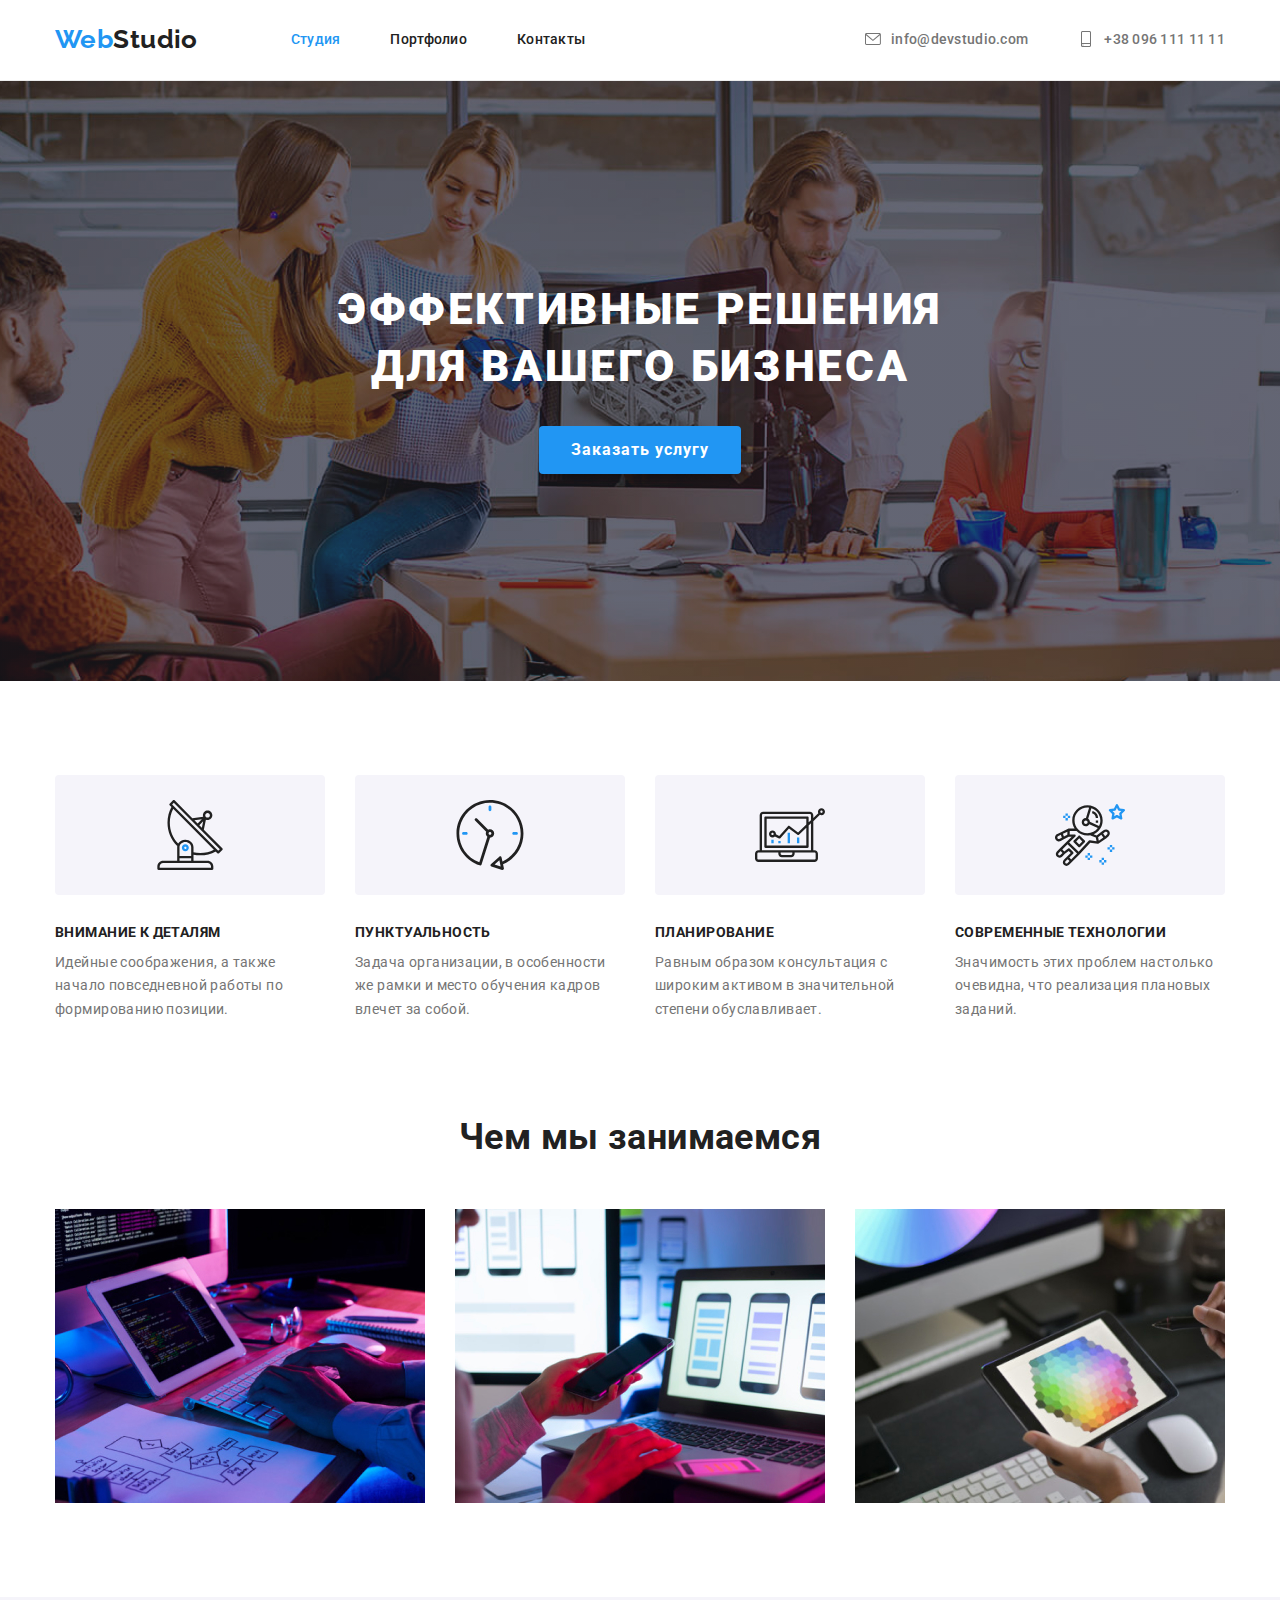
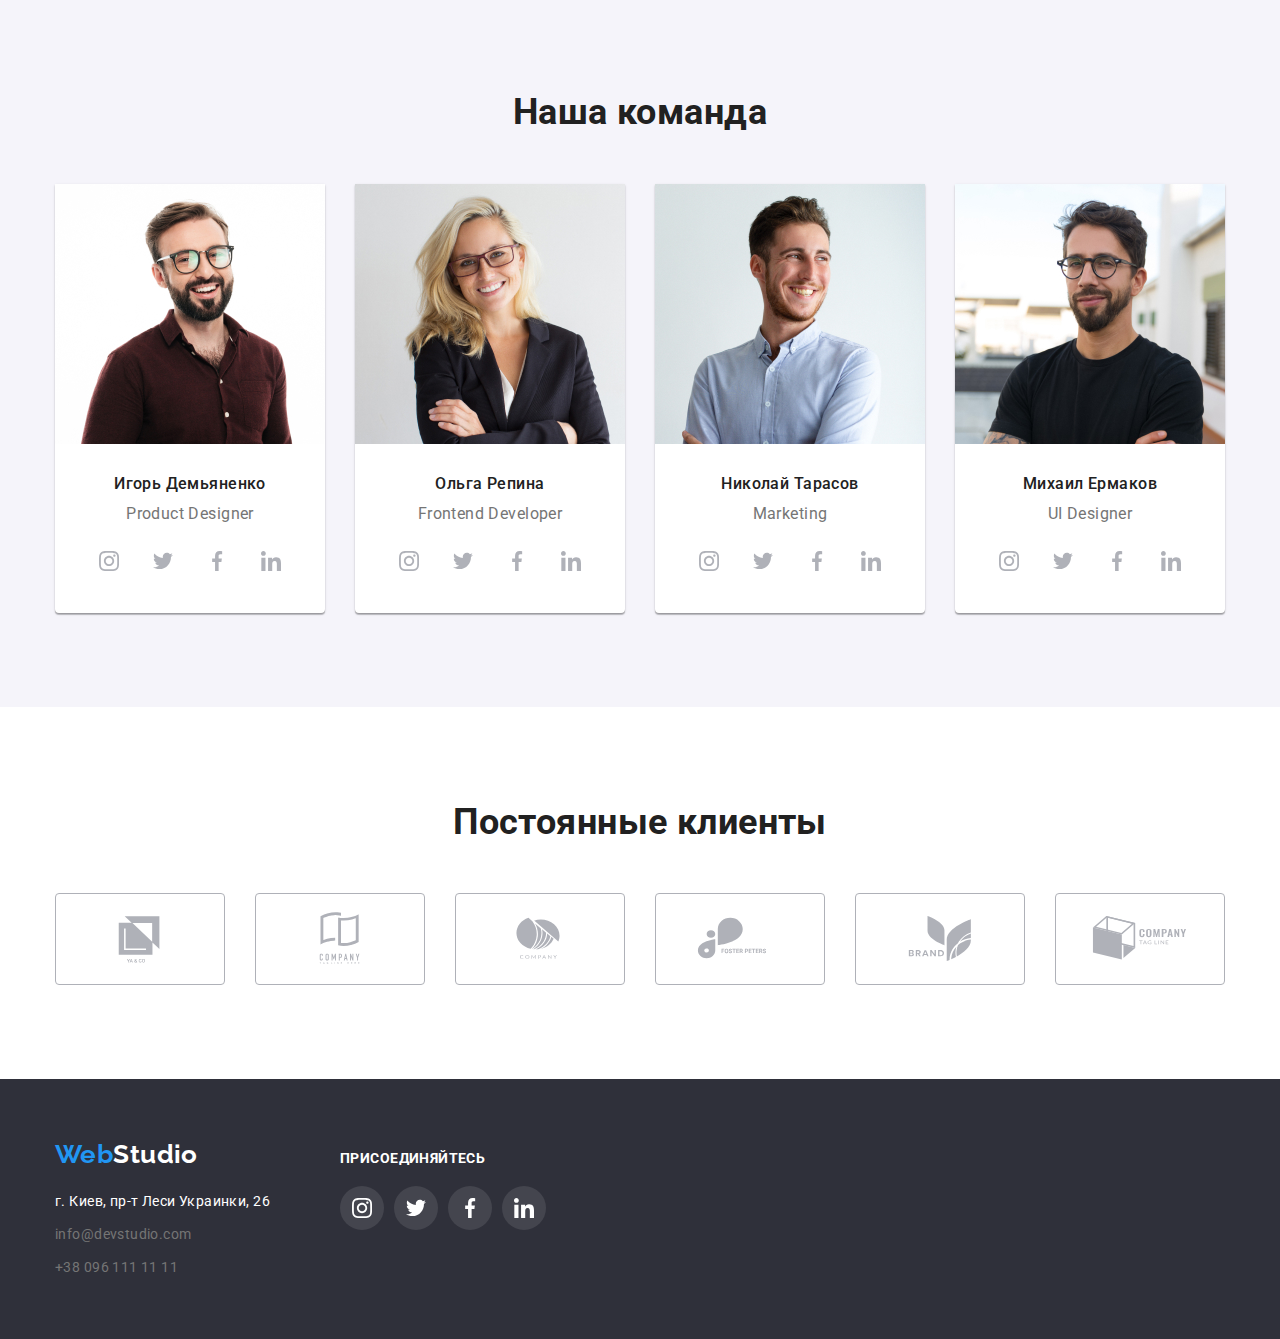
<file: index.html>
<!DOCTYPE html>
<html lang="ru">
<head>
    <meta charset="UTF-8">
    <meta http-equiv="X-UA-Compatible" content="IE=edge">
    <meta name="viewport" content="width=device-width, initial-scale=1.0">
    <link rel="stylesheet" href="https://cdnjs.cloudflare.com/ajax/libs/modern-normalize/1.0.0/modern-normalize.min.css" />
    <link href="https://fonts.googleapis.com/css2?family=Raleway:wght@700&family=Roboto:wght@400;500;700;900&display=swap" rel="stylesheet">
    <title> WebStudio - Main </title>
    <link rel="stylesheet" href="./css/styles.css" />
</head>
     <body>
<!--Header-->
        <header class="section-header">
            <div class="container header">
                <nav class="navigation">
                    <a class="main-logo" href="./index.html" lang="en">
                    <span class="main-logo-first">Web</span>Studio
                    </a>
                    <ul class="web-pages">
                        <li class="item"><a class="link active" href="./index.html"> Студия </a></li>
                        <li class="item"><a class="link" href="./portfolio.html"> Портфолио </a></li>
                        <li class="item"><a class="link" href=""> Контакты </a></li>
                    </ul>
                </nav>
                <ul class="contacts">
                    <li class="item email">
                        <a class="contact" href="mailto:info@devstudio.com">
                            <div class="contact-icons">
                                <svg class="contact-icon">
                                    <use href="./images/sprite.svg#envelope"></use>
                                </svg>
                            </div>
                            info@devstudio.com
                        </a>
                    </li>
                    <li class="item phone">
                        <a class="contact" href="tel:+380961111111">
                            <div class="contact-icons">
                                <svg class="contact-icon">
                                    <use href="./images/sprite.svg#phone"></use>
                                </svg>
                            </div>
                            +38 096 111 11 11
                        </a>
                    </li>
                </ul>
            </div>
        </header>
        <main>
<!--Герой-->
            <section class="section-hero">
                <div class="container hero">
                    <h1 class="hero-title"> Эффективные решения для вашего бизнеса </h1>
                    <button class="hero-button" type="button"> Заказать услугу </button>
                </div>
            </section>
<!--Преймущества-->
                <section class="section-advantages">
                    <div class="container advantages">
                        <h2 class="visually-hidden"> Наши преймущества </h2>
                        <ul class="adv-features">
                            <li class="item attention">
                                <div class="feature">
                                    <svg class="feature-icon">
                                        <use href="./images/sprite.svg#antenna"></use>
                                    </svg>
                                </div>
                                <h3 class="features"> Внимание к деталям </h3>
                                <p class="features-explain">
                                    Идейные соображения, а также начало повседневной работы по формированию позиции.
                                </p>
                            </li>
                            <li class="item punctuality">
                                <div class="feature">
                                    <svg class="feature-icon">
                                        <use href="./images/sprite.svg#clock"></use>
                                    </svg>
                                </div>
                                <h3 class="features"> Пунктуальность </h3>
                                <p class="features-explain">
                                    Задача организации, в особенности же рамки и место обучения кадров влечет за собой.
                                </p>
                            </li>
                            <li class="item planning">
                                <div class="feature">
                                    <svg class="feature-icon">
                                        <use href="./images/sprite.svg#diagram"></use>
                                    </svg>
                                </div>
                                <h3 class="features"> Планирование </h3>
                                <p class="features-explain">
                                    Равным образом консультация с широким активом в значительной степени обуславливает.
                                </p>
                            </li>
                            <li class="item technologies">
                                <div class="feature">
                                    <svg class="feature-icon">
                                        <use href="./images/sprite.svg#astronaut"></use>
                                    </svg>
                                </div>
                                <h3 class="features"> Современные технологии </h3>
                                <p class="features-explain">
                                    Значимость этих проблем настолько очевидна, что реализация плановых заданий.
                                </p>
                            </li>
                        </ul>
                    </div>
                </section>
<!--Занятия-->
                <section class="section-activities">
                    <div class="container activities">
                        <h2 class="what-do"> Чем мы занимаемся </h2>
                        <ul class="act-examples">
                            <li class="act-example">
                                <img class="act-img" src="./images/img1.jpg" alt="Создаем" width="370">
                            </li>
                            <li class="act-example">
                                <img class="act-img" src="./images/img2.jpg" alt="Адаптируем" width="370">
                            </li>
                            <li class="act-example">
                                <img class="act-img" src="./images/img3.jpg" alt="Оформляем" width="370">
                            </li>
                        </ul>
                    </div>
                </section>
<!--Команда-->
                <section class="section-team">
                    <div class="container team">
                        <h2 class="team-title"> Наша команда </h2>
                        <ul class="team-members">
                            <li class="team-member igor">
                                <img src="./images/team1.jpg" alt="Игорь" width="270">
                                <div class="item">
                                    <h3 class="team-name"> Игорь Демьяненко </h3>
                                    <p class="team-position"> Product Designer </p>
                                    <ul class="social-icons">
                                        <li class="social-icon">
                                            <a href="" class="social-link">
                                                <svg class="icon-team" width="20px" height="20px">
                                                    <use href="./images/sprite.svg#instagram-team"></use>
                                                </svg>
                                            </a>
                                        </li>
                                        <li class="social-icon">
                                            <a href="" class="social-link">
                                                <svg class="icon-team" width="20px" height="20px">
                                                    <use href="./images/sprite.svg#twitter-team"></use>
                                                </svg>
                                            </a>
                                        </li>
                                        <li class="social-icon">
                                            <a href="" class="social-link">
                                                <svg class="icon-team" width="20px" height="20px">
                                                    <use href="./images/sprite.svg#facebook-team"></use>
                                                </svg>
                                            </a>
                                        </li>
                                        <li class="social-icon">
                                            <a href="" class="social-link">
                                                <svg class="icon-team" width="20px" height="20px">
                                                    <use href="./images/sprite.svg#linkedin-team"></use>
                                                </svg>
                                            </a>
                                        </li>
                                    </ul>
                                </div>
                            </li>
                            <li class="team-member olha">
                                <img src="./images/team2.jpg" alt="Ольга" width="270">
                                <div class="item">
                                    <h3 class="team-name"> Ольга Репина </h3>
                                    <p class="team-position"> Frontend Developer </p>
                                    <ul class="social-icons">
                                        <li class="social-icon">
                                            <a href="" class="social-link">
                                                <svg class="icon-team" width="20px" height="20px">
                                                    <use href="./images/sprite.svg#instagram-team"></use>
                                                </svg>
                                            </a>
                                        </li>
                                        <li class="social-icon">
                                            <a href="" class="social-link">
                                                <svg class="icon-team" width="20px" height="20px">
                                                    <use href="./images/sprite.svg#twitter-team"></use>
                                                </svg>
                                            </a>
                                        </li>
                                        <li class="social-icon">
                                            <a href="" class="social-link">
                                                <svg class="icon-team" width="20px" height="20px">
                                                    <use href="./images/sprite.svg#facebook-team"></use>
                                                </svg>
                                            </a>
                                        </li>
                                        <li class="social-icon">
                                            <a href="" class="social-link">
                                                <svg class="icon-team" width="20px" height="20px">
                                                    <use href="./images/sprite.svg#linkedin-team"></use>
                                                </svg>
                                            </a>
                                        </li>
                                    </ul>
                                </div>
                            </li>
                            <li class="team-member niko">
                                <img src="./images/team3.jpg" alt="Николай" width="270">
                                <div class="item">
                                    <h3 class="team-name"> Николай Тарасов </h3>
                                    <p class="team-position"> Marketing </p>
                                    <ul class="social-icons">
                                        <li class="social-icon">
                                            <a href="" class="social-link">
                                                <svg class="icon-team" width="20px" height="20px">
                                                    <use href="./images/sprite.svg#instagram-team"></use>
                                                </svg>
                                            </a>
                                        </li>
                                        <li class="social-icon">
                                            <a href="" class="social-link">
                                                <svg class="icon-team" width="20px" height="20px">
                                                    <use href="./images/sprite.svg#twitter-team"></use>
                                                </svg>
                                            </a>
                                        </li>
                                        <li class="social-icon">
                                            <a href="" class="social-link">
                                                <svg class="icon-team" width="20px" height="20px">
                                                    <use href="./images/sprite.svg#facebook-team"></use>
                                                </svg>
                                            </a>
                                        </li>
                                        <li class="social-icon">
                                            <a href="" class="social-link">
                                                <svg class="icon-team" width="20px" height="20px">
                                                    <use href="./images/sprite.svg#linkedin-team"></use>
                                                </svg>
                                            </a>
                                        </li>
                                    </ul>
                                </div>
                            </li>
                            <li class="team-member mike">
                                <img src="./images/team4.jpg" alt="Михаил" width="270">
                                <div class="item">
                                    <h3 class="team-name"> Михаил Ермаков </h3>
                                    <p class="team-position"> UI Designer </p>
                                    <ul class="social-icons">
                                        <li class="social-icon">
                                            <a href="" class="social-link">
                                                <svg class="icon-team" width="20px" height="20px">
                                                    <use href="./images/sprite.svg#instagram-team"></use>
                                                </svg>
                                            </a>
                                        </li>
                                        <li class="social-icon">
                                            <a href="" class="social-link">
                                                <svg class="icon-team" width="20px" height="20px">
                                                    <use href="./images/sprite.svg#twitter-team"></use>
                                                </svg>
                                            </a>
                                        </li>
                                        <li class="social-icon">
                                            <a href="" class="social-link">
                                                <svg class="icon-team" width="20px" height="20px">
                                                    <use href="./images/sprite.svg#facebook-team"></use>
                                                </svg>
                                            </a>
                                        </li>
                                        <li class="social-icon">
                                            <a href="" class="social-link">
                                                <svg class="icon-team" width="20px" height="20px">
                                                    <use href="./images/sprite.svg#linkedin-team"></use>
                                                </svg>
                                            </a>
                                        </li>
                                    </ul>
                                </div>
                            </li>
                        </ul>
                    </div>
                </section>
<!--Partners-->
                <section class="section-partners">
                    <div class="container partners">
                        <h2 class="company-title"> Постоянные клиенты </h2>
                        <ul class="list-companies">
                            <li class="company">
                                <svg class="company-icon">
                                    <use href="./images/sprite.svg#logo-1"></use>
                                </svg>
                            </li>
                            <li class="company">
                                <svg class="company-icon">
                                    <use href="./images/sprite.svg#logo-2"></use>
                                </svg>
                            </li>
                            <li class="company">
                                <svg class="company-icon">
                                    <use href="./images/sprite.svg#logo-3"></use>
                                </svg>
                            </li>
                            <li class="company">
                                <svg class="company-icon">
                                    <use href="./images/sprite.svg#logo-4"></use>
                                </svg>
                            </li>
                            <li class="company">
                                <svg class="company-icon">
                                    <use href="./images/sprite.svg#logo-5"></use>
                                </svg>
                            </li>
                            <li class="company">
                                <svg class="company-icon">
                                    <use href="./images/sprite.svg#logo-6"></use>
                                </svg>
                            </li>
                        </ul>
                    </div>
                </section>
            </main>
<!--Footer-->
            <footer class="section-footer">
                <div class="container footer">
                    <div class="address-footer">
                        <a class="logo" href="./index.html" lang="en">
                            <span class="logo-first">Web</span>Studio
                        </a>
                        <address class="addresses">
                            <ul class="addresses-list">
                                <li class="item">
                                    <a class="phy-address" href="https://goo.gl/maps/mMr4c1XwCbGi9ZgB7"> г. Киев, пр-т Леси Украинки, 26
                                    </a>
                                </li>
                                <li class="item">
                                    <a class="address" href="mailto:info@devstudio.com"> info@devstudio.com </a>
                                </li>
                                <li class="item">
                                    <a class="address" href="tel:+380961111111"> +38 096 111 11 11 </a>
                                </li>
                            </ul>
                        </address>
                    </div>
                    <div class="join">
                        <h2 class="title-join">
                            Присоединяйтесь
                        </h2>
                        <ul class="footer-icons">
                            <li class="footer-icon">
                                <a href="" class="footer-link">
                                    <svg class="icon" width="20px" height="20px">
                                        <use href="./images/sprite.svg#instagram-foot"></use>
                                    </svg>
                                </a>
                            </li>
                            <li class="footer-icon">
                                <a href="" class="footer-link">
                                    <svg class="icon" width="20px" height="20px">
                                        <use href="./images/sprite.svg#twitter-foot"></use>
                                    </svg>
                                </a>
                            </li>
                            <li class="footer-icon">
                                <a href="" class="footer-link">
                                    <svg class="icon" width="20px" height="20px">
                                        <use href="./images/sprite.svg#facebook-foot"></use>
                                    </svg>
                                </a>
                            </li>
                            <li class="footer-icon">
                                <a href="" class="footer-link">
                                    <svg class="icon" width="20px" height="20px">
                                        <use href="./images/sprite.svg#linkedin-foot"></use>
                                    </svg>
                                </a>
                            </li>
                        </ul>
                    </div>
                </div>
            <footer>
    </body>
</html>
</file>
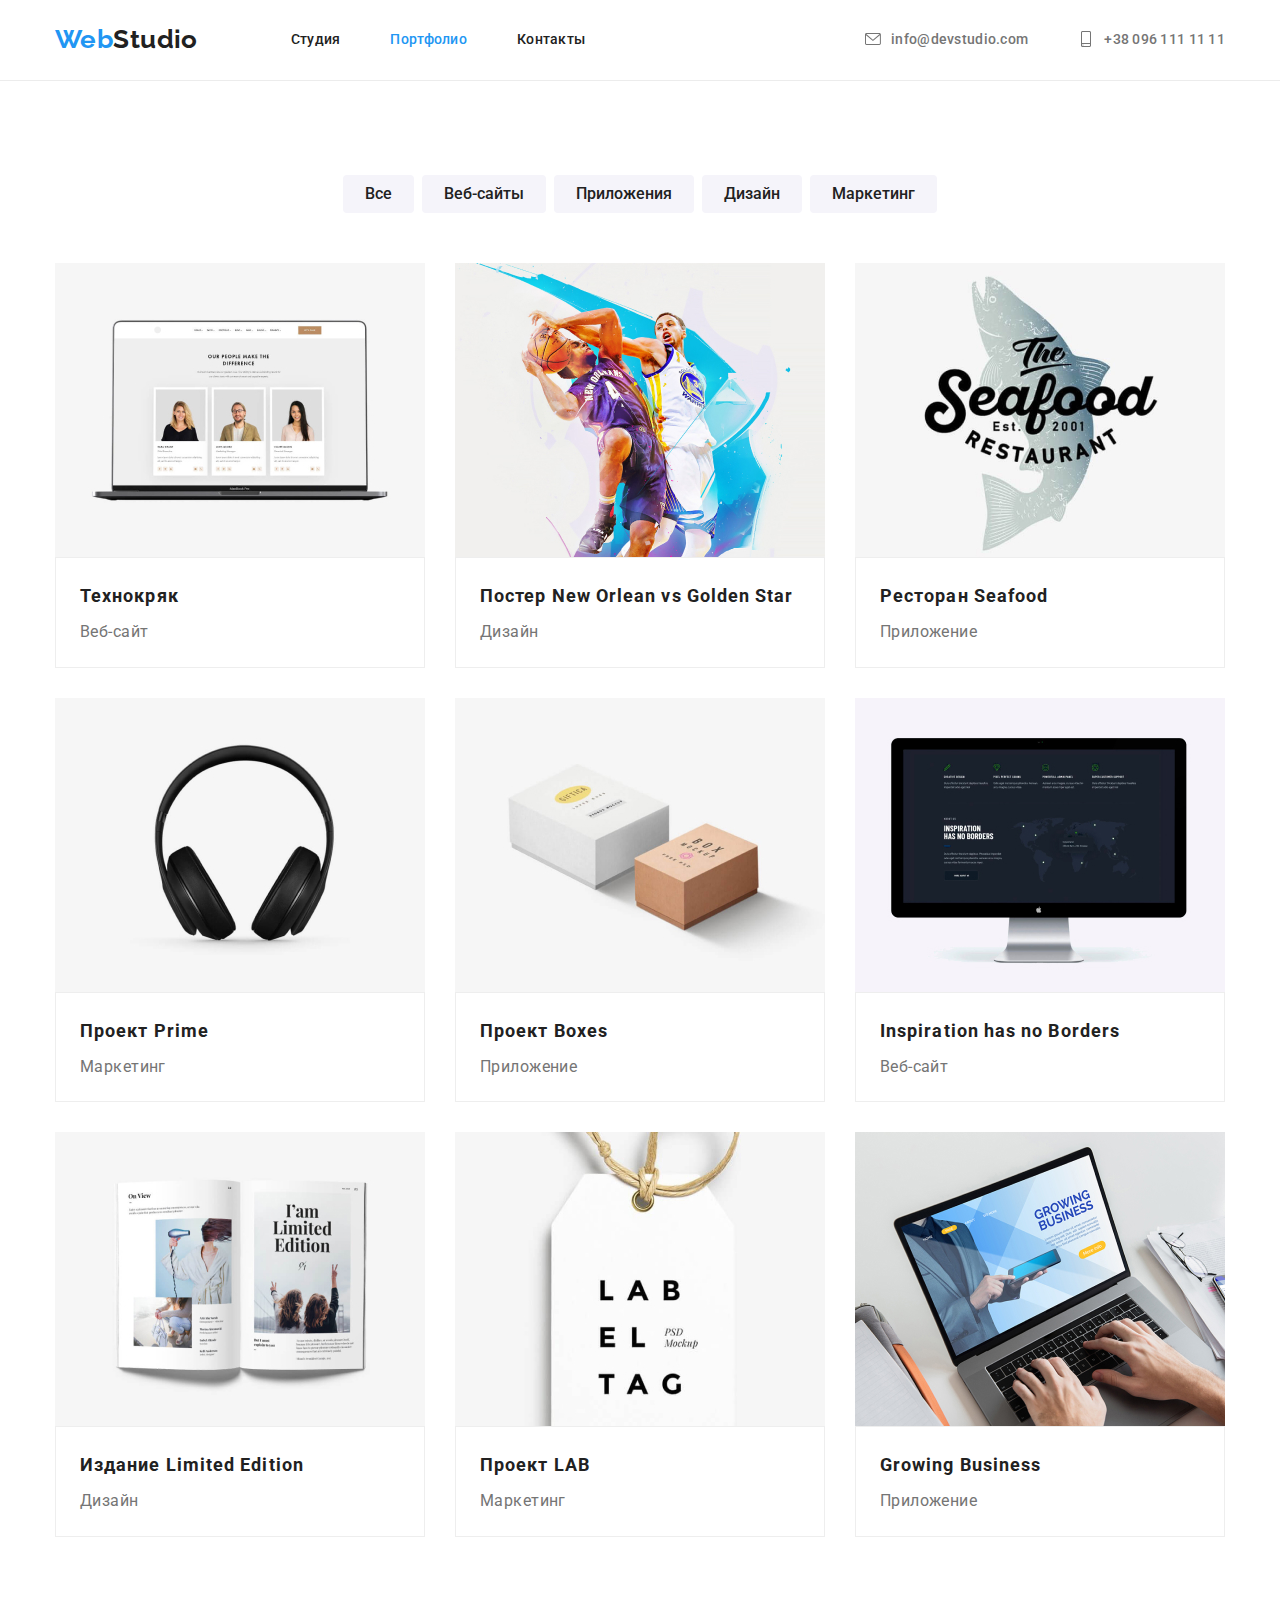
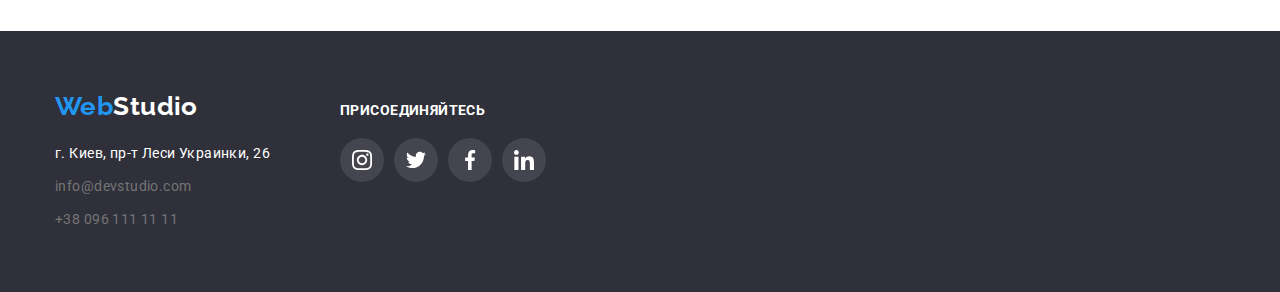
<file: portfolio.html>
<!DOCTYPE html>
<html lang="ru">
<head>
    <meta charset="UTF-8">
    <meta http-equiv="X-UA-Compatible" content="IE=edge">
    <meta name="viewport" content="width=device-width, initial-scale=1.0">
    <link rel="stylesheet" href="https://cdnjs.cloudflare.com/ajax/libs/modern-normalize/1.0.0/modern-normalize.min.css" />
    <link href="https://fonts.googleapis.com/css2?family=Raleway:wght@700&family=Roboto:wght@400;500;700;900&display=swap" rel="stylesheet">
    <title> WebStudio - Portfolio </title>
    <link rel="stylesheet" href="./css/styles.css" />
</head>
<body>
<!--Header-->
    <header class="section-header">
        <div class="container header">
            <nav class="navigation">
                <a class="main-logo" href="./index.html" lang="en">
                    <span class="main-logo-first">Web</span>Studio
                </a>
                <ul class="web-pages">
                    <li class="item"><a class="link" href="./index.html"> Студия </a></li>
                    <li class="item"><a class="link active" href="./portfolio.html"> Портфолио </a></li>
                    <li class="item"><a class="link" href=""> Контакты </a></li>
                </ul>
            </nav>
            <ul class="contacts">
                <li class="item email">
                    <a class="contact" href="mailto:info@devstudio.com">
                        <div class="contact-icons">
                            <svg class="contact-icon">
                                <use href="./images/sprite.svg#envelope"></use>
                            </svg>
                        </div>
                        info@devstudio.com
                    </a>
                </li>
                <li class="item phone">
                    <a class="contact" href="tel:+380961111111">
                        <div class="contact-icons">
                            <svg class="contact-icon">
                                <use href="./images/sprite.svg#phone"></use>
                            </svg>
                        </div>
                        +38 096 111 11 11
                    </a>
                </li>
            </ul>
        </div>
    </header>
        <main>
<!--Filters-->
            <section class="section-filters">
                <div class="container filters">
                    <ul class="filter-buttons">
                        <li class="item"><button class="filter-button" type="button"> Все </button></li>
                        <li class="item"><button class="filter-button" type="button"> Веб-сайты </button></li>
                        <li class="item"><button class="filter-button" type="button"> Приложения </button></li>
                        <li class="item"><button class="filter-button" type="button"> Дизайн </button></li>
                        <li class="item"><button class="filter-button" type="button"> Маркетинг </button></li>
                    </ul>
<!--Examples-->
                    <h1 class="visually-hidden"> Наши работы </h1>
                    <ul class="work-examples">
                        <li class="work-example">
                            <a class="work-img" href="">
                                <img src="./images/port1.jpg" alt="Пример веб-сайта">
                                <div class="text">
                                    <h2 class="work-title"> Технокряк </h2>
                                    <p class="work-explain"> Веб-сайт </p>
                                </div>
                            </a>
                        </li>
                        <li class="work-example">
                            <a class="work-img" href="">
                                <img src="./images/port2.jpg" alt="Пример веб-сайта">
                                <div class="text">
                                    <h2 class="work-title"> Постер New Orlean vs Golden Star </h2>
                                    <p class="work-explain"> Дизайн </p>
                                </div>
                            </a>
                        </li>
                        <li class="work-example">
                            <a class="work-img" href="">
                                <img src="./images/port3.jpg" alt="Пример веб-сайта">
                                <div class="text">
                                    <h2 class="work-title"> Ресторан Seafood </h2>
                                    <p class="work-explain"> Приложение </p>
                                </div>
                            </a>
                        </li>
                        <li class="work-example">
                            <a class="work-img" href="">
                                <img src="./images/port4.jpg" alt="Пример веб-сайта">
                                <div class="text">
                                    <h2 class="work-title"> Проект Prime </h2>
                                    <p class="work-explain"> Маркетинг </p>
                                </div>
                            </a>
                        </li>
                        <li class="work-example">
                            <a class="work-img" href="">
                                <img src="./images/port5.jpg" alt="Пример веб-сайта">
                                <div class="text">
                                    <h2 class="work-title"> Проект Boxes </h2>
                                    <p class="work-explain"> Приложение </p>
                                </div>
                            </a>
                        </li>
                        <li class="work-example">
                            <a class="work-img" href="">
                                <img src="./images/port6.jpg" alt="Пример веб-сайта">
                                <div class="text">
                                    <h2 class="work-title"> Inspiration has no Borders </h2>
                                    <p class="work-explain"> Веб-сайт </p>
                                </div>
                            </a>
                        </li>
                        <li class="work-example">
                            <a class="work-img" href="">
                                <img src="./images/port7.jpg" alt="Пример веб-сайта">
                                <div class="text">
                                    <h2 class="work-title"> Издание Limited Edition </h2>
                                    <p class="work-explain"> Дизайн </p>
                                </div>
                            </a>
                        </li>
                        <li class="work-example">
                            <a class="work-img" href="">
                                <img src="./images/port8.jpg" alt="Пример веб-сайта">
                                <div class="text">
                                    <h2 class="work-title"> Проект LAB </h2>
                                    <p class="work-explain"> Маркетинг </p>
                                </div>
                            </a>
                        </li>
                        <li class="work-example">
                            <a class="work-img" href="">
                                <img src="./images/port9.jpg" alt="Пример веб-сайта">
                                <div class="text">
                                    <h2 class="work-title"> Growing Business </h2>
                                    <p class="work-explain"> Приложение </p>
                                </div>
                            </a>
                        </li>
                    </ul>
                </div>
            </section>
        </main>
<!--Footer-->
        <footer class="section-footer">
            <div class="container footer">
                <div class="address-footer">
                    <a class="logo" href="./index.html" lang="en">
                        <span class="logo-first">Web</span>Studio
                    </a>
                    <address class="addresses">
                        <ul class="addresses-list">
                            <li class="item">
                                <a class="phy-address" href="https://goo.gl/maps/mMr4c1XwCbGi9ZgB7"> г. Киев, пр-т Леси Украинки, 26
                                </a>
                            </li>
                            <li class="item">
                                <a class="address" href="mailto:info@devstudio.com"> info@devstudio.com </a>
                            </li>
                            <li class="item">
                                <a class="address" href="tel:+380961111111"> +38 096 111 11 11 </a>
                            </li>
                        </ul>
                    </address>
                </div>
                <div class="join">
                    <h2 class="title-join">
                        Присоединяйтесь
                    </h2>
                    <ul class="footer-icons">
                        <li class="footer-icon">
                            <a href="" class="footer-link">
                                <svg class="icon" width="20px" height="20px">
                                    <use href="./images/sprite.svg#instagram-foot"></use>
                                </svg>
                            </a>
                        </li>
                        <li class="footer-icon">
                            <a href="" class="footer-link">
                                <svg class="icon" width="20px" height="20px">
                                    <use href="./images/sprite.svg#twitter-foot"></use>
                                </svg>
                            </a>
                        </li>
                        <li class="footer-icon">
                            <a href="" class="footer-link">
                                <svg class="icon" width="20px" height="20px">
                                    <use href="./images/sprite.svg#facebook-foot"></use>
                                </svg>
                            </a>
                        </li>
                        <li class="footer-icon">
                            <a href="" class="footer-link">
                                <svg class="icon" width="20px" height="20px">
                                    <use href="./images/sprite.svg#linkedin-foot"></use>
                                </svg>
                            </a>
                        </li>
                    </ul>
                </div>
            </div>
        </footer>
</body>
</html>
</file>
<file: css/styles.css>
body{
    font-family: 'Roboto', sans-serif;
    color: #212121;
    background-color: #FFFFFF;
    font-size: 14px;
    letter-spacing: 0.03em;
}

:root{
    --brand-color: #2196F3;
    --sub-text-color: #757575;
    --main-color: #212121;
    --back-color: #FFFFFF;
    --footer-color: #2F303A;
    --team-color: #F5F4FA;
    --icon-color: #afb1b8;
    --item-margin: 30px;
    --section-padding: 94px;
}

h1,
h2,
h3,
h4,
h5,
h6,
p,
ul,
address{
    margin: 0;
    padding: 0;
}

img{
    display: block;
    max-width: 100%;
    height: auto;
}

.container{
    width: 1200px;
    /*outline: 5px solid tomato;*/
    margin-left: auto;
    margin-right: auto;
    padding-left: 15px;
    padding-right: 15px;
    /*padding-top: var(--section-padding);
        padding-bottom: var(--section-padding);*/
}

/*----------------------------------------HEADER----------------------------------------*/

.section-header{
    border-bottom: 1px #ECECEC solid;
}

.header{
    display: flex;
    align-items: center;
    padding-top: 24px;
    padding-bottom: 25px;
}

.navigation{
    display: flex;
    align-items: center;
    justify-content: space-between;
}

a{
    text-decoration: none;
}

.visually-hidden{
    position: absolute;
    width: 1px;
    height: 1px;
    margin: -1px;
    border: 0;
    padding: 0;
    white-space: nowrap;
    clip-path: inset(100%);
    clip: rect(0 0 0 0);
    overflow: hidden;
}

.main-logo{
    font-family: 'Raleway', sans-serif;
    font-weight: 700;
    font-size: 26px;
    line-height: 1.2;
    color: var(--main-color);
    margin-right: 93px;
}

.main-logo-first{
    color: var(--brand-color);
}

.web-pages{
    font-weight: 500;
    line-height: 1.2;
    letter-spacing: 0.02em;
    color: var(--main-color);
    list-style-type: none;
    display: flex;
}

.web-pages > .item:not(:last-child){
    margin-right: 50px;
}

.link{
    color: var(--main-color);
}

.active{
    color: var(--brand-color);
}

.link:hover,
.link:focus,
.link:active{
    color: var(--brand-color);
}

.contacts{
    display: flex;
    margin-left: auto;
    align-items: center;
}

.contacts > .item:not(:first-child){
    margin-left: 50px;
}

.contact{
    font-weight: 500;
    line-height: 1.2;
    letter-spacing: 0.02em;
    color: var(--sub-text-color);
    text-decoration: none;
    list-style-type: none;
}

.contacts .item{
    display: flex;
}

.contacts .contact{
    display: flex;
}

.contacts .contact:hover,
.contacts .contact:hover .contact-icon,
.addresses .address:hover,
.addresses .phy-address:hover{
    color: var(--brand-color);
    fill: var(--brand-color);
}

.contacts .contact:focus,
.contacts .contact:focus .contact-icon,
.addresses .address:focus,
.addresses .phy-address:focus{
    color: var(--brand-color);
    fill: var(--brand-color);
}

.contact-icons{
    width: 16px;
    height: 16px;
    margin-right: 10px;
}

.contact-icon{
    width: 16px;
    height: 16px;
    fill: var(--sub-text-color);
}

ul{
    list-style-type: none;
    margin: 0;
    padding: 0;
}

/*----------------------------------------HERO----------------------------------------*/

.section-hero{
    background: var(--footer-color);
    margin-left: auto;
    margin-right: auto;
    padding-top: 200px;
    padding-bottom: 200px;
    background-image:
        linear-gradient(to right, rgba(47, 48, 58, 0.4), rgba(47, 48, 58, 0.4)),
        url(../images/hero_background.jpg);
    background-repeat: no-repeat;
    background-size: cover;
    background-position: center;
    height: 600px;
    max-width: 1600px;
}

.hero{
    text-align: center;
}

.hero-title{
    font-weight: 900;
    font-size: 44px;
    width: 696px;
    margin-left: auto;
    margin-right: auto;
    line-height: 1.3;
    /*text-align: center;*/
    letter-spacing: 0.06em;
    text-transform: uppercase;
    color: var(--back-color);
    margin-bottom: var(--item-margin);
}

.hero-button{
    background: var(--brand-color);
    box-shadow: 0px 4px 4px rgba(0, 0, 0, 0.15);
    border-radius: 4px;
    border: 0;
    font-weight: 700;
    font-size: 16px;
    line-height: 1.8;
    /*display: block;*/
    text-align: center;
    letter-spacing: 0.06em;
    color: var(--back-color);
    cursor: pointer;
    /*margin-left: auto;
        margin-right: auto;*/
    padding: 10px 32px;
}

.hero-button:hover,
.hero-button:focus{
    background-color: #188CE8;
}

/*----------------------------------------FEATURES----------------------------------------*/

.section-advantages{
    padding-top: var(--section-padding);
    padding-bottom: var(--section-padding);
}

.advantages{
    padding-bottom: 0;
}

.adv-features{
    display: flex;
    justify-content: space-between;
}

.adv-features > .item{
    width: 270px;
}

.adv-features > .item:not(:last-child){
    margin-right: var(--item-margin);
}

.features{
    font-weight: 700;
    font-size: 14px;
    line-height: 1.1;
    text-transform: uppercase;
    color: var(--main-color);
    margin-bottom: 10px;
}

.features-explain{
    line-height: 1.7;
    color: var(--sub-text-color);
}

.feature{
    width: 270px;
    height: 120px;
    background: var(--team-color);
    border-radius: 4px;
    margin-bottom: 30px;
    padding: 25px 100px;
}

.feature-icon{
    width: 70px;
    height: 70px;
}

/*----------------------------------------ACTIVITIES----------------------------------------*/

.section-activities{
    padding-bottom: var(--section-padding);
}

.what-do{
    font-weight: 700;
    font-size: 36px;
    line-height: 1.2;
    text-align: center;
    color: var(--main-color);
    margin-bottom: 50px;
}

.act-example:not(:last-child){
    margin-right: var(--item-margin);
}

.act-examples{
    display: flex;
    /*justify-content: center;*/
}

/*----------------------------------------TEAM----------------------------------------*/

.section-team{
    background: var(--team-color);
    padding-top: var(--section-padding);
    padding-bottom: var(--section-padding);
}

.team-title{
    font-weight: 700;
    font-size: 36px;
    line-height: 1.2;
    text-align: center;
    color: var(--main-color);
    margin-bottom: 50px;
}

.team-members{
    display: flex;
    justify-content: center;
}

.team-member{
    background: var(--back-color);
    box-shadow: 0px 1px 3px rgba(0, 0, 0, 0.12),
    0px 1px 1px rgba(0, 0, 0, 0.14),
    0px 2px 1px rgba(0, 0, 0, 0.2);
    border-radius: 0px 0px 4px 4px;
    width: 270px;
}

.team-member:not(:last-child){
    margin-right: var(--item-margin);
}

.team-member > .item{
    padding-top: var(--item-margin);
    padding-bottom: var(--item-margin);   
}

.team-name{
    font-weight: 500;
    font-size: 16px;
    line-height: 1.2;
    text-align: center;
    color: var(--main-color);
    margin-bottom: 10px;
}

.team-position{
    font-size: 16px;
    line-height: 1.2;
    text-align: center;
    color: var(--sub-text-color);
    margin-bottom: 16px;
}

.social-icons{
    display: flex;
    justify-content: center;
}

.social-icon{
    width: 44px;
    height: 44px;
}

.social-icon:not(:last-child){
    margin-right: 10px;
}

.social-link:hover,
.social-link:focus{
    background-color: var(--brand-color);
}

.social-link:hover .icon-team,
.social-link:focus .icon-team{
    fill: var(--back-color);
}

.social-link{
    display: flex;
    width: 44px;
    height: 44px;
    border-radius: 50%;
    align-items: center;
    justify-content: center;
}

.icon-team{
    fill: var(--icon-color);
}

/*----------------------------------------PARTNERS----------------------------------------*/

.section-partners {
    margin-left: auto;
    margin-right: auto;
    padding-top: var(--section-padding);
    padding-bottom: var(--section-padding);
}

.company-title {
    font-weight: 700;
    font-size: 36px;
    line-height: 42px;
    text-align: center;
    color: #212121;
    margin-bottom: 50px;
}

.list-companies {
    display: flex;
}

.company {
    width: 170px;
    height: 92px;
    border: 1px solid #AFB1B8;
    border-radius: 4px;
    display: flex;
    align-items: center;
    justify-content: center;
}

.company:hover {
    border-color: var(--brand-color);
    cursor: pointer;
}

.company:hover .company-icon {
    fill: var(--brand-color);
}

.company:not(:last-child) {
    margin-right: 30px;
}

.company-icon {
    width: 106px;
    height: 60px;
    fill: var(--icon-color);
}

/*----------------------------------------FOOTER----------------------------------------*/

.section-footer{
    background: var(--footer-color);
    padding-top: 60px;
    padding-bottom: 60px;
}

.footer{
    display: flex;
    align-items: baseline;
}

.address-footer{
    margin-right: 70px;
}

.logo{
    font-family: 'Raleway', sans-serif;
    font-style: normal;
    font-weight: 700;
    font-size: 26px;
    line-height: 1.2;
    color: var(--back-color);
    text-decoration: none;
}

.logo-first{
    color: var(--brand-color);
}

.addresses{
    font-style: normal;
    margin-top: 20px;
}

.addresses-list > .item:not(:last-child){
    margin-bottom: 9px;
}

.phy-address{
    line-height: 1.7;
    color: var(--back-color);
    text-decoration: none;
}

.address{
    line-height: 1.7;
    color: var(--sub-text-color);
    text-decoration: none;
}

.title-join {
    color: var(--back-color);
    font-weight: 700;
    font-size: 14px;
    line-height: 16px;
    text-transform: uppercase;
}

.footer-icons{
    display: flex;
    align-items: center;
    margin-top: 20px;
}

.footer-icon:not(:last-child){
    margin-right: 10px;
}

.footer-link{
    display: flex;
    align-items: center;
    justify-content: center;
    width: 44px;
    height: 44px;
    background: rgba(255, 255, 255, 0.1);
    border-radius: 50%;
}

.footer-link:hover{
    background: var(--brand-color);
}

/*----------------------------------------FILTERS----------------------------------------*/

.section-filters{
    padding-top: var(--section-padding);
    padding-bottom: var(--section-padding);
}

.filter-buttons{
    display: flex;
    justify-content: center;
    margin-bottom: 50px;
}

.filter-buttons > .item:not(:last-child){
    margin-right: 8px;
}

.filter-button{
    background: var(--team-color);
    border-radius: 4px;
    width: auto;
    font-weight: 500;
    font-size: 16px;
    line-height: 1.6;
    text-align: center;
    color: var(--main-color);
    padding: 6px 22px;
    border: 0;
    display: block;
}

.filter-button:hover,
.filter-button:focus{
    background: var(--brand-color);
    color: var(--back-color);
    box-shadow: 0px 3px 1px rgba(0, 0, 0, 0.1),
    0px 1px 2px rgba(0, 0, 0, 0.08),
    0px 2px 2px rgba(0, 0, 0, 0.12);
    border-radius: 4px;
    cursor: pointer;
}

/*----------------------------------------EXAMPLES----------------------------------------*/

.work-examples{
    padding: 0;
    margin: 0;
    list-style: none;
    display: flex;
    flex-wrap: wrap;
    margin-right: calc(-1 * var(--item-margin));
    margin-bottom: calc(-1 * var(--item-margin));
}

.work-example{
    background: var(--back-color);
    flex-basis: calc(100% / 3 - var(--item-margin));
    margin-right: var(--item-margin);
    margin-bottom: var(--item-margin);
}

.work-title{
    font-weight: 700;
    font-size: 18px;
    line-height: 2;
    letter-spacing: 0.06em;
    color: var(--main-color);
    margin-bottom: 4px;
}

.work-explain{
    font-size: 16px;
    line-height: 1.8;
    color: var(--sub-text-color);
}

.work-img{
    display: block;
}

.work-img > .text{
    padding: 20px 24px;
    border: 1px solid #EEEEEE;
}

.work-img:hover,
.work-img:focus{
    box-shadow:  0px 1px 1px rgba(0, 0, 0, 0.12),
        0px 4px 4px rgba(0, 0, 0, 0.06),
        1px 4px 6px rgba(0, 0, 0, 0.16);
}
</file>
